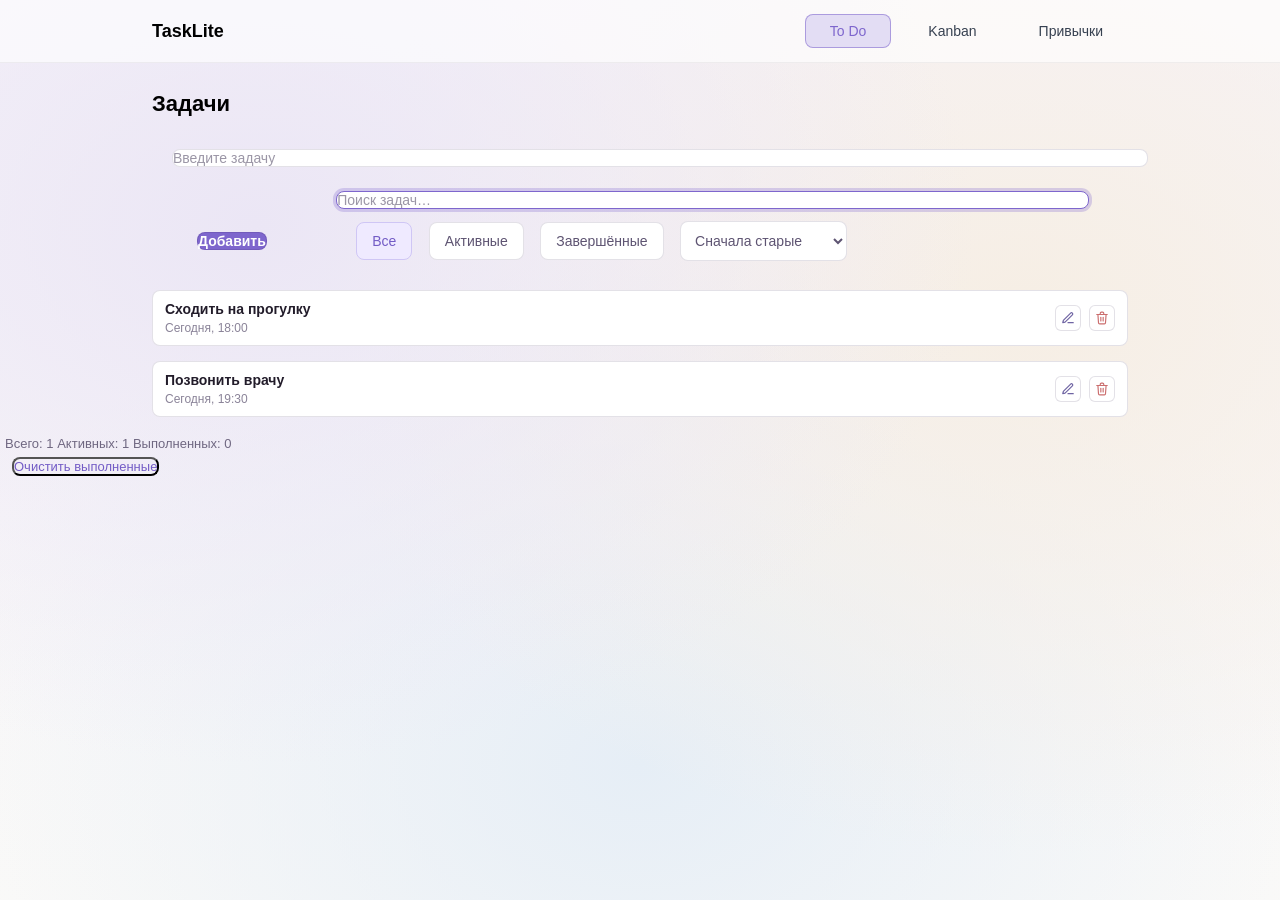
<file: index.html>
<!doctype html>
<html lang="ru">
    <head>
        <meta charset="utf-8" />
        <meta name="viewport" content="width=device-width, initial-scale=1"/>
        <title>TaskLite — To Do</title>
        <link rel="stylesheet" href="css/style.css"/>
    </head>
    <body class="todo">
        <header class="header">
            <div class="container header__container">
                <div class="header__title">TaskLite</div>
                <nav class="tabs">
                    <a href="index.html" class="tab active">To Do</a>
                    <a href="kanban.html" class="tab">Kanban</a>
                    <a href="habits.html" class="tab">Привычки</a>
                </nav>
            </div>
        </header>
        <main class="container">
            <h1 class="page-title">Задачи</h1>
            <div class="form-add">
                <input class="form-add__input" type="text" placeholder="Введите задачу" />
                <button class="form-add__button" type="button">Добавить</button>
                <div class="toolbar">
                    <input class="toolbar__search input--focused" type="text" placeholder="Поиск задач…" />
                    <div class="tabs toolbar__tabs">
                        <button class="tabs__item tabs__item--active" type="button">Все</button>
                        <button class="tabs__item" type="button">Активные</button>
                        <button class="tabs__item" type="button">Завершённые</button>
                    </div>
                    <select class="toolbar__sort">
                        <option selected>Сначала старые</option>
                        <option>Сначала новые</option>
                    </select>
                </div>
            </div>
            <div class="tasks"></div>
        </main>
        <footer class="footer">
            <div class="footer__container">
                <div class="footer-controls">
                    <div class="footer-controls__counters">
                        <span>Всего: 1</span>
                        <span>Активных: 1</span>
                        <span>Выполненных: 0</span>
                    </div>
                    <button class="button button--clear footer-controls__clear" type="button">
                        Очистить выполненные
                    </button>
                </div>
            </div>
        </footer>
        <script src="task.js"></script>
    </body>
</html>
</file>
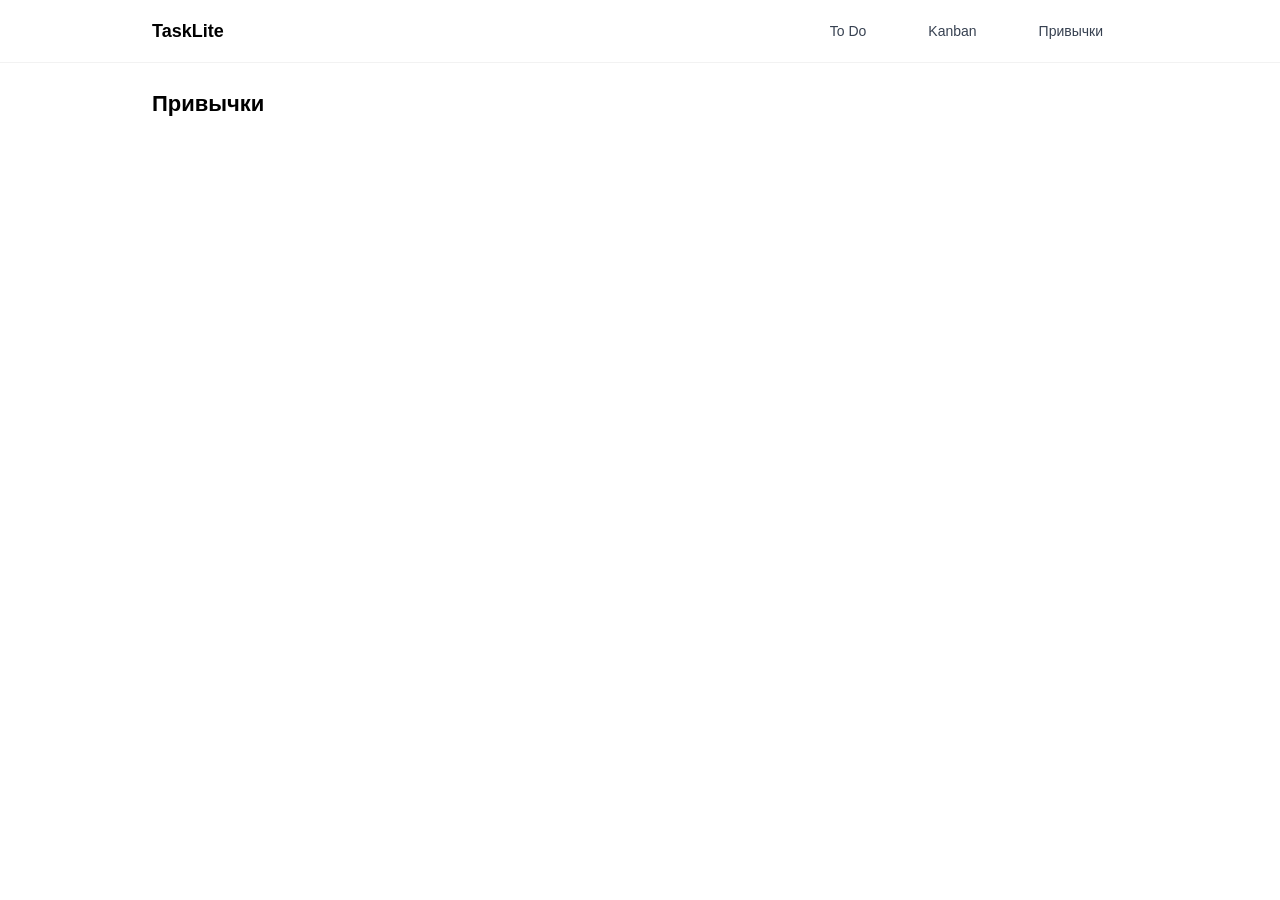
<file: habits.html>
<!doctype html>
<html lang="ru">
    <head>
        <meta charset="utf-8" />
        <meta name="viewport" content="width=device-width, initial-scale=1" />
        <title>TaskLite — habits</title>
        <link rel="stylesheet" href="css/style.css" />
    </head>
    <body class="kanban">
        <header class="header">
            <div class="container header__container">
                <div class="header__title">TaskLite</div>
                <nav class="tabs">
                    <a href="index.html" class="tab">To Do</a>
                    <a href="kanban.html" class="tab active">Kanban</a>
                    <a href="habits.html" class="tab">Привычки</a>
                </nav>
                </div>
            </header>
        <main class="container">
            <h1 class="page-title">Привычки</h1>
        </main>
    </body>
</html>
</file>
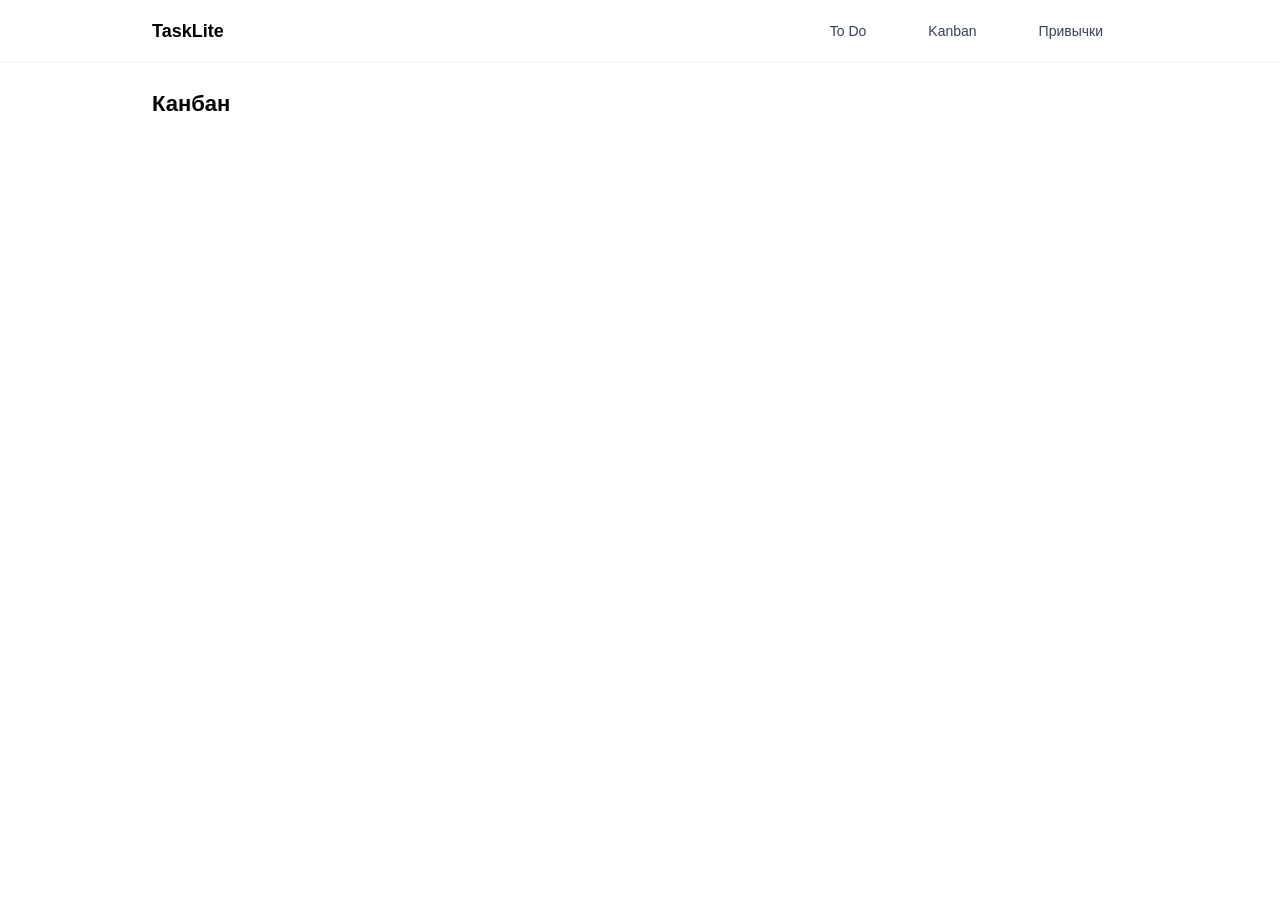
<file: kanban.html>
<!doctype html>
<html lang="ru">
    <head>
        <meta charset="utf-8" />
        <meta name="viewport" content="width=device-width, initial-scale=1" />
        <title>TaskLite — Kanban</title>
        <link rel="stylesheet" href="css/style.css" />
    </head>
    <body class="kanban">
        <header class="header">
            <div class="container header__container">
                <div class="header__title">TaskLite</div>
                <nav class="tabs">
                    <a href="index.html" class="tab">To Do</a>
                    <a href="kanban.html" class="tab active">Kanban</a>
                    <a href="habits.html" class="tab">Привычки</a>
                </nav>
                </div>
            </header>
        <main class="container">
            <h1 class="page-title">Канбан</h1>
        </main>
    </body>
</html>
</file>
<file: css/style.css>
/* ===== Сброс стилей ===== */
* {
    box-sizing: border-box;
    margin: 0;
    padding: 0;
}
ul,
ol {
    list-style: none;
}
a {
    text-decoration: none;
    color: inherit;
}
img {
    max-width: 100%;
    height: auto;
    display: block;
}

/* ===== БАЗА: контейнеры, типографика ===== */
* { box-sizing: border-box; }
html, body {
  margin: 0;
  font-family: "Inter", sans-serif;
  height: 100%;
}
.container {
  max-width: 1024px;
  margin: 0 auto;
  padding: 0 24px;
}

.form-add__input, .form-add__button {
    display: inline-block;
    background-position: center;
    margin-bottom: 15px;
    margin-right: 12px;
}

.form-add__input {
    width: 100%;
    margin-top: 12px;
    margin-right: 20px;
    margin-left: 20px;
    margin-bottom: 12px;
    font-size: 14px;
    border: 1px solid rgba(30, 10, 60, 0.12);
    border-radius: 8px;
    background-color: white;
    -webkit-text-fill-color: #9b96a6;
}

.form-add__button {
  margin-top: 12px;
  margin-bottom: 12px;
    margin-left: 45px;
    margin-right: 45px;
    font-size: 14px;
    border: 1px solid rgba(30, 10, 60, 0.12);
    border-radius: 8px;
    font-weight: 600;
    background-color: #7e66cd;
    -webkit-text-fill-color: white;
    cursor: pointer;
}

/* Шапка */
.header {
  position: sticky;
  top: 0;
  z-index: 10;
  border-bottom: 1px solid rgba(0, 0, 0, .05);
  background: rgba(255, 255, 255, .65);
}

.header__container {
  display: flex;
  align-items: center;
  justify-content: space-between;
  padding-top: 14px;
  padding-bottom: 14px;
}

.header__title {
  font-size: 18px;
  font-weight: 700;
}

.tabs {
  display: flex;
  gap: 12px;
}

.tab {
  text-decoration: none;
  background-color: transparent;
  border: 1px solid transparent;
  border-radius: 8px;
  padding: 8px 24px;
  font-size: 14px;
  font-weight: 500;
  color: #374151;
  cursor: pointer;
}

.todo .tab.active {
 background: #e3ddf4;
 border: 1px solid rgba(126, 102, 205, 0.55);
 color: #7e66cd;
}

.todo {
  background:
    radial-gradient(1200px 900px at 20% 25%, #ebe6f5 0%, transparent 60%),
    radial-gradient(1200px 900px at 80% 35%, #f6eee4 0%, transparent 60%),
    radial-gradient(1200px 900px at 50% 85%, #e6eef6 0%, transparent 60%),
    linear-gradient(#f6f3f9, #fbfaf8);
  background-attachment: fixed;
}

.page-title {
    font-size: 22px;
    font-weight: 600;
    margin: 28px 0 20px;
}

.tabs__item {
    padding: 10px 15px;
    border: 1px solid rgba(30, 10, 60, 0.12);
    border-radius: 8px;
    font-size: 14px;
    font-weight: 500;
    background: #fff;
    color: #5e5472;
    cursor: pointer;
    transition: background .2s, color .2s, border-color .2s;
}

.tabs__item:hover {
    background: #f6f4ff;
    border-color: rgba(30, 10, 60, 0.2);
    color: #735cc6;
}

.tabs__item:active {
    background: #e9e5f9;
    border-color: #735cc6;
    color: #5d47aa;
}

.tabs__item--active {
    background: #efeaff;
    border-color: #cfc6f5;
    color: #735cc6;
}

.toolbar__sort {
  padding: 10px 28px 10px 10px;
  font-size: 14px;
  border: 1px solid rgba(30, 10, 60, 0.12);
  border-radius: 8px;
  background: #fff;
  font-weight: 500;
  color: #5e5472;
}

.toolbar {
    display: inline-block;
    background-position: center;
}

.toolbar * {
  display: inline-block;
  background-position: center;
  max-inline-size: 100%;
  margin-right: 0px;
  margin-left: 0px;
  margin-bottom: 15px;
}

.toolbar__tabs {
  margin-left: 40px;
}
 
.tabs__item {
  margin-right: 12px;
}

.toolbar__search {
    width: 100%;
    margin-top: 12px;
    margin-right: 20px;
    margin-left: 20px;
    margin-bottom: 12px;
    font-size: 14px;
    border: 1px solid rgba(30, 10, 60, 0.12);
    border-radius: 8px;
    background-color: white;
    -webkit-text-fill-color: #9b96a6;
}

.input--cursored {
  border: 1px solid rgba(30, 10, 60, 0.2);
}

.input--focused {
  border: 0px;
  border: 1px solid #7e66cd;
  box-shadow: 0 0 0 3px rgba(126, 102, 205, 0.28);
}

.task {
  padding: 10px 12px;
  border: 1px solid rgba(30, 10, 60, 0.12);
  border-radius: 8px;
  background: #fff;
  margin-bottom: 15px;
  display: flex;
  align-items: center;
  justify-content: space-between;
  gap: 8px;
}

.task__title {
  font-size: 14px;
  font-weight: 700;
  margin-bottom: 4px;
  color: #221c2a;
}

.task__meta {
  font-size: 12px;
  color: #8a8398;
}

.task__actions {
  display: flex;
  align-items: center;
  gap: 8px;
}

.task__action {
  width: 26px;
  height: 26px;
  border: 1px solid rgba(30, 10, 60, 0.12);
  border-radius: 6px;
  background: #fff;
  display: flex;
  align-items: center;
  justify-content: center;
  cursor: pointer;
}

.task__action:hover {
  background: #f6f4ff;
  border-color: rgba(30, 10, 60, 0.2);
  box-shadow: 0 6px 12px rgba(126, 102, 205, 0.18);
}

.task__action:focus-visible {
  outline: none;
  box-shadow: 0 0 0 3px rgba(126, 102, 205, 0.22);
}

.task__action:active {
  transform: translateY(1px);
}

.task__icon {
  width: 14px;
  height: 14px;
  display: block;
}

.footer-controls {
  display: inline-block;
  position: center;
  margin-top: 4px;
}

.footer-controls__counters {
  font-size: 13px;
  color: #6f6781;
  margin-left: 5px;
}

.button--clear {
  margin-top: 6px;
  margin-right: 6px;
  margin-left: 12px;
  margin-bottom: 12px;
  font-size: 13px;
  background-color: rgba(0, 0, 0, 0);
  border-radius: 8px;
  position: left;
  cursor: pointer;
  -webkit-text-fill-color: #735cc6;
  /*ДЗ: 11, плавный переход, рамка пунктирная*/
}

.button--hover {
  background-color: #f6f4ff;
  border-color: #735cc6;
}

.button--active {
  background-color: #e9e5f9;
  border-color: #5d47aa;
  -webkit-text-fill-color: #5d47aa;
}

.button--disabled {
  -webkit-text-fill-color: #8e8b99;
  border-color: #c8c5cf;
  background-color: #f1f1f3;
  cursor: not-allowed;
}
</file>
